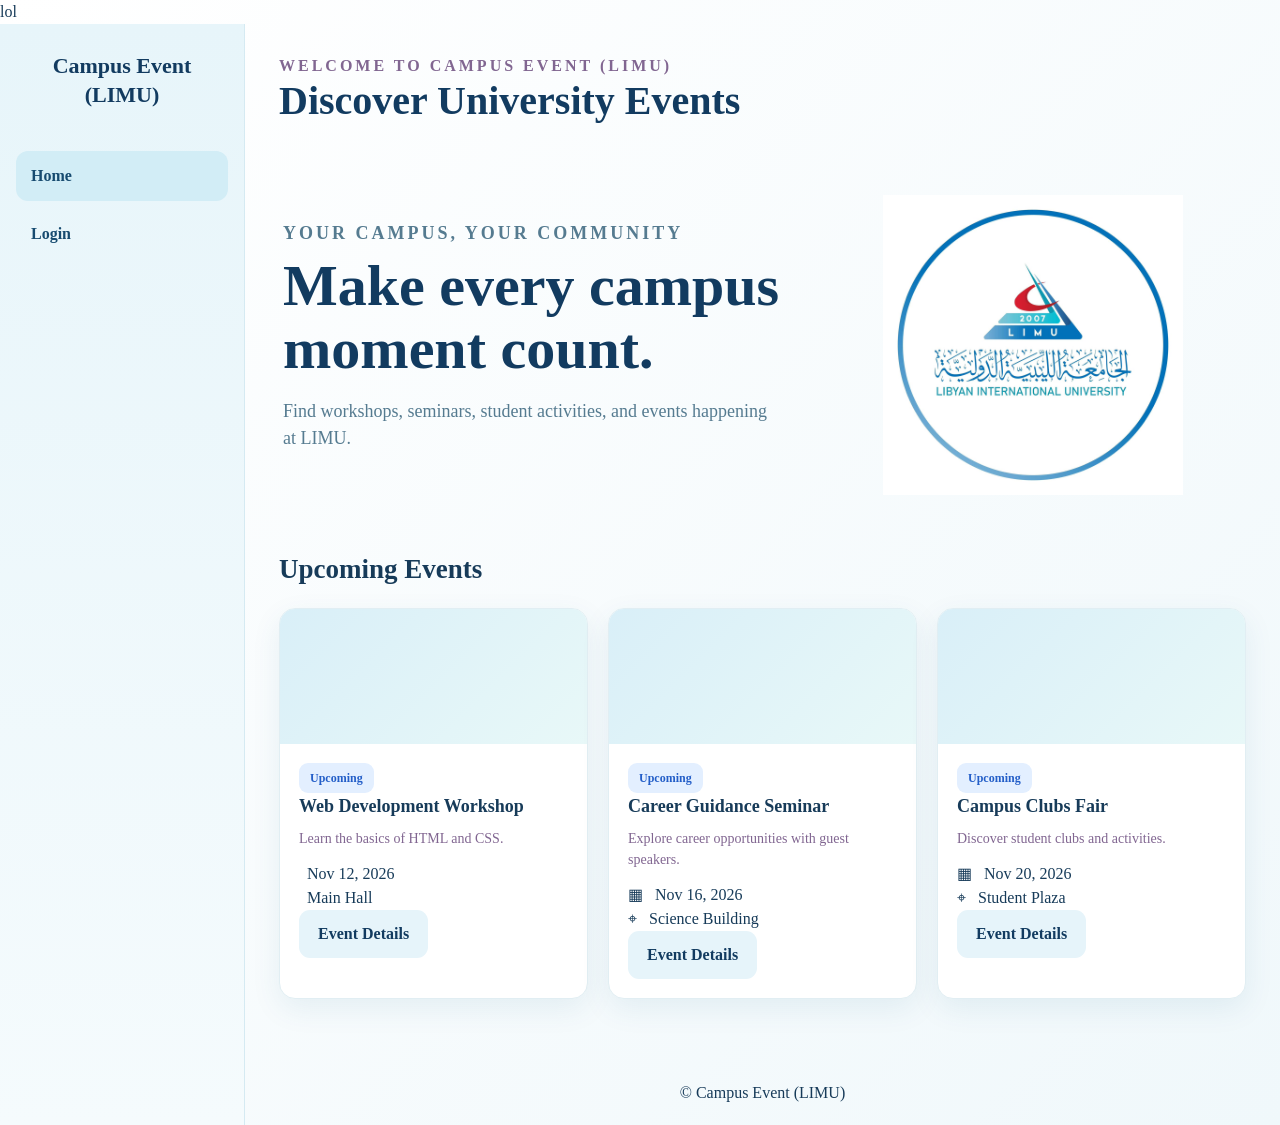
<file: index.html>
<!DOCTYPE html>

<head>
    <title>Home | CampusEvent (LIMU)</title>

    <link rel="stylesheet" href="style.css">
</head>


lol
<body>

    <div class="layout">
        <!-- Sidebar -->
        <aside class="sidebar">

            <div class="brand">
                
                Campus Event<br>
                (LIMU)

            </div>

            <nav class="nav">
                <a class="active" href="index.html">
            
                    Home
                </a>

                <a href="loginpage.html">
                
                    Login
                </a>
            </nav>

            

        </aside>


        <main class="main">

            <div class="content">
                <!-- Page Heading -->
                <div class="page-heading">
                    <div>
                        <p class="eyebrow">
                            WELCOME TO CAMPUS EVENT (LIMU)
                        </p>

                        <h1>
                            Discover University Events
                        </h1>

                    </div>
                </div>


                <section class="hero">

                    <div>

                        <p class="eyebrow">
                            YOUR CAMPUS, YOUR COMMUNITY
                        </p>

                        <h1>
                            Make every campus moment count.
                        </h1>

                        <p>
                            Find workshops, seminars, student activities,
                            and events happening at LIMU.
                        </p>
                    </div>

                    <div>
                        <img src="images/44.jpeg" class="hero-image">
                    </div>

                </section>


                <div class="section-title" id="upcoming-events">
                    <h2>Upcoming Events</h2>
                </div>


                <div class="event-grid">

                    <!-- Event 1 -->
                    <article class="card event-card">

                        <div class="event-art">
                        </div>

                        <div class="event-body">

                            <span class="badge participant">
                                Upcoming
                            </span>

                            <h3>
                                Web Development Workshop
                            </h3>

                            <p>
                                Learn the basics of HTML and CSS.
                            </p>

                            <div class="meta">
                             &nbsp; Nov 12, 2026
                            </div>

                            <div class="meta">
                             &nbsp; Main Hall
                            </div>

                            <a class="btn btn-light" href="#upcoming-events">
                                Event Details
                            </a>

                        </div>

                    </article>


                    <article class="card event-card">

                        <div class="event-art">
                        </div>

                        <div class="event-body">

                            <span class="badge participant">
                                Upcoming
                            </span>

                            <h3>
                                Career Guidance Seminar
                            </h3>

                            <p>
                                Explore career opportunities with guest speakers.
                            </p>

                            <div class="meta">
                                ▦ &nbsp; Nov 16, 2026
                            </div>

                            <div class="meta">
                                ⌖ &nbsp; Science Building
                            </div>

                            <a class="btn btn-light" href="#upcoming-events">
                                Event Details
                            </a>

                        </div>

                    </article>


                    <article class="card event-card">

                        <div class="event-art">
                            
                        </div>

                        <div class="event-body">

                            <span class="badge participant">
                                Upcoming
                            </span>

                            <h3>
                                Campus Clubs Fair
                            </h3>

                            <p>
                                Discover student clubs and activities.
                            </p>

                            <div class="meta">
                                ▦ &nbsp; Nov 20, 2026
                            </div>

                            <div class="meta">
                                ⌖ &nbsp; Student Plaza
                            </div>

                            <a class="btn btn-light" href="#upcoming-events">
                                Event Details
                            </a>

                        </div>

                    </article>

                </div>

                </section>
            </div>


            <footer class="footer">
                © Campus Event (LIMU) 
            </footer>

        </main>

    </div>

</body>

</html>
</file>
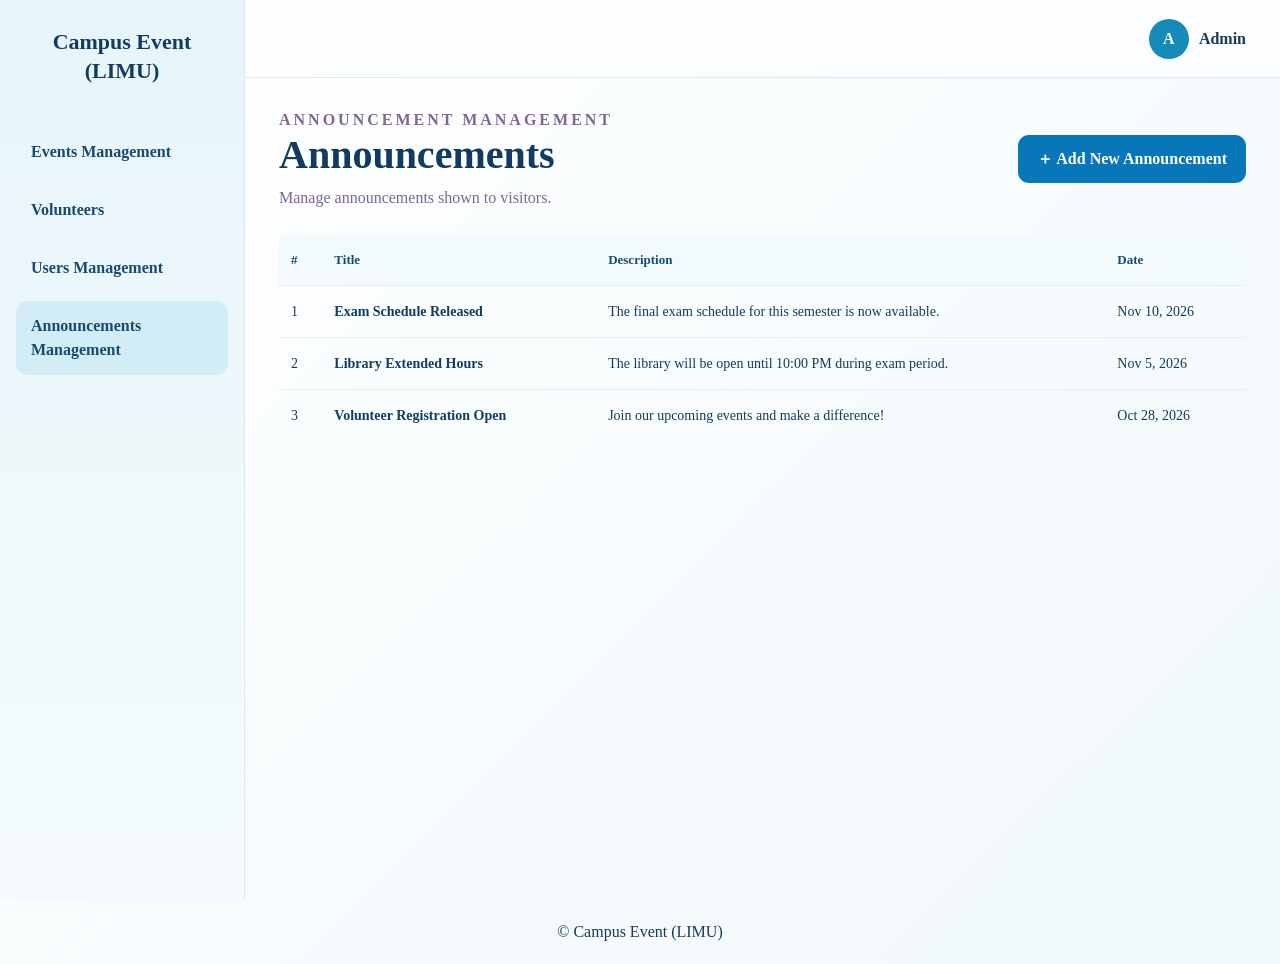
<file: announcements.html>
<!DOCTYPE html>

<head>
    <title>Announcements | Campus Event (LIMU)</title>

    <link rel="stylesheet" href="style.css">
</head>

<body>

    <div class="layout">
        
        <!-- Sidebar -->
        <aside class="sidebar">

            <div class="brand">
                Campus Event<br>
                (LIMU)
            </div>

            <nav class="nav">

                <a href="event-management.html">
                    Events Management
                </a>

                <a href="volunteers.html">

                    Volunteers
                </a>

                <a href="users.html">
                    Users Management
                </a>

                <a  class="active"  href="announcements.html">
                    Announcements Management
                </a>

            </nav>

        </aside>


        <main class="main">

            <header class="topbar">

                <div class="admin-pill">
                    <span class="avatar">A</span>
                    Admin
                </div>

            </header>


            <div class="content">

                <div class="page-heading">

                    <div>
                        <p class="eyebrow">ANNOUNCEMENT MANAGEMENT</p>

                        <h1>Announcements</h1>

                        <p>Manage announcements shown to visitors.</p>
                    </div>

                    <a class="btn" href="#new-announcement">
                        ＋ Add New Announcement
                    </a>

                </div>


            


                    <div class="table-wrap">

                        <table>

                            <thead>
                                <tr>
                                    <th>#</th>
                                    <th>Title</th>
                                    <th>Description</th>
                                    <th>Date</th>
                    
                                </tr>
                            </thead>


                            <tbody>


                                <tr>
                                    <td>1</td>

                                    <td>
                                        <span class="event-name">
                                             Exam Schedule Released
                                        </span>
                                    </td>

                                    <td>
                                        The final exam schedule for this semester
                                        is now available.
                                    </td>

                                    <td>Nov 10, 2026</td>

                                </tr>



                                <tr>
                                    <td>2</td>

                                    <td>
                                        <span class="event-name">
                                             Library Extended Hours
                                        </span>
                                    </td>

                                    <td>
                                        The library will be open until 10:00 PM
                                        during exam period.
                                    </td>

                                    <td>Nov 5, 2026</td>

                                </tr>


                               
                                <tr>
                                    <td>3</td>

                                    <td>
                                        <span class="event-name">
                                            Volunteer Registration Open
                                        </span>
                                    </td>

                                    <td>
                                        Join our upcoming events and make a difference!
                                    </td>

                                    <td>Oct 28, 2026</td>

                                </tr>

                            </tbody>

                        </table>

                    </div>

                </div>

            </div>


            <footer class="footer">
                © Campus Event (LIMU) 
            </footer>

        </main>

    </div>

</body>

</html>
</file>
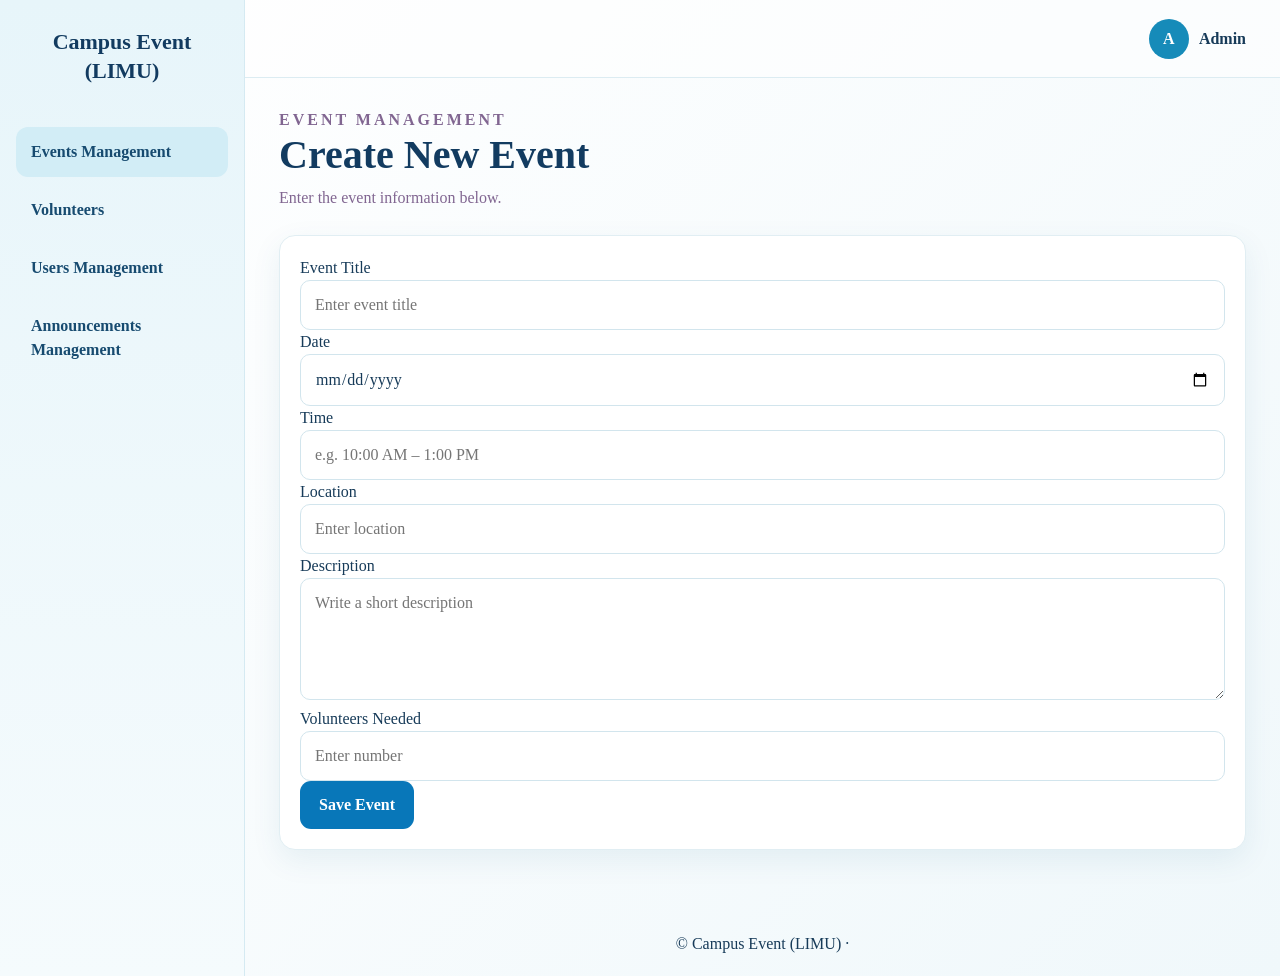
<file: create-event.html>
<!DOCTYPE html>

<head>
    <title>Create New Event | Campus Event (LIMU)</title>

    <link rel="stylesheet" href="style.css">
</head>

<body>

    <div class="layout">

        <!-- Sidebar -->
         <aside class="sidebar">

            <div class="brand">
                Campus Event<br>
                (LIMU)
            </div>

            <nav class="nav">

                <a class="active" href="event-management.html">
                    Events Management
                </a>

                <a href="volunteers.html">

                    Volunteers
                </a>

                <a href="users.html">
                    Users Management
                </a>

                <a href="announcements.html">
                    Announcements Management
                </a>

            </nav>

        </aside>



        <main class="main">

            <header class="topbar">


                <div class="admin-pill">
                    <span class="avatar">A</span>
                    Admin
                </div>

            </header>
            <div class="content">

                <div class="page-heading">

                    <div>
                        <p class="eyebrow">EVENT MANAGEMENT</p>

                        <h1>Create New Event</h1>

                        <p>Enter the event information below.</p>
                    </div>

                </div>


                <div class="card">

                    <form action="#">

                        <div class="form-grid">

                            <div class="form-group">

                                <label>Event Title</label>

                                <input
                                    class="field"
                                    type="text"
                                    placeholder="Enter event title"
                                >

                            </div>


                            <div class="form-group">

                                <label>Date</label>

                                <input
                                    class="field"
                                    type="date"
                                >

                            </div>


                            <div class="form-group">

                                <label>Time</label>

                                <input
                                    class="field"
                                    type="text"
                                    placeholder="e.g. 10:00 AM – 1:00 PM"
                                >

                            </div>


                            <div class="form-group">

                                <label>Location</label>

                                <input
                                    class="field"
                                    type="text"
                                    placeholder="Enter location"
                                >

                            </div>


                            <div class="form-group full">

                                <label>Description</label>

                                <textarea
                                    class="field"
                                    rows="4"
                                    placeholder="Write a short description"
                                ></textarea>

                            </div>


                            <div class="form-group">

                                <label>Volunteers Needed</label>

                                <input
                                    class="field"
                                    type="number"
                                    placeholder="Enter number"
                                >

                            </div>

                        </div>


                        <div class="form-actions">

                            <button class="btn" type="button">
                                Save Event
                            </button>

                        </div>


                    </form>

                </div>

            </div>
            <!-- Footer -->
            <footer class="footer">
                © Campus Event (LIMU) · 
            </footer>

        </main>

    </div>

</body>

</html>
</file>
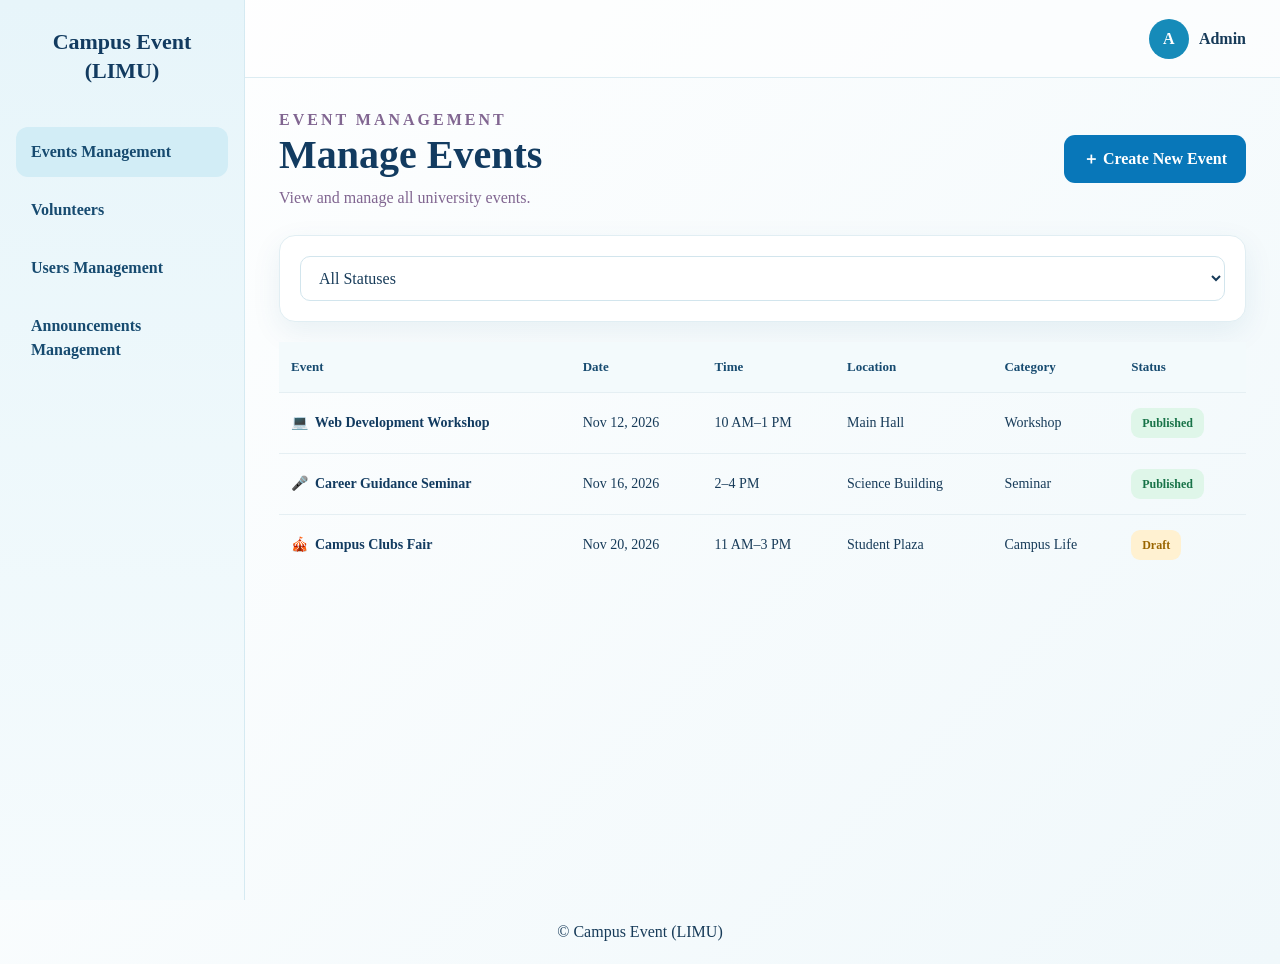
<file: event-management.html>
<!DOCTYPE html>

<head>
    <title>Manage Events | Campus Event (LIMU)</title>

    <link rel="stylesheet" href="style.css">
</head>

<body>

    <div class="layout">

        <!-- Sidebar -->
        <aside class="sidebar">

            <div class="brand">
                Campus Event<br>
                (LIMU)
            </div>

            <nav class="nav">

                <a class="active" href="event-management.html">
                    Events Management
                </a>

                <a href="volunteers.html">

                    Volunteers
                </a>

                <a href="users.html">
                    Users Management
                </a>

                <a href="announcements.html">
                    Announcements Management
                </a>

            </nav>

        </aside>


        <main class="main">

            <header class="topbar">


                <div class="admin-pill">
                    <span class="avatar">A</span>
                    Admin
                </div>

            </header>


            <div class="content">

                <div class="page-heading">

                    <div>
                        <p class="eyebrow">EVENT MANAGEMENT</p>

                        <h1>Manage Events</h1>

                        <p>View and manage all university events.</p>
                    </div>

                    <a class="btn" href="create-event.html">
                        ＋ Create New Event
                        
                    </a>

                </div>


                <div class="card">

                        <select class="field filter" aria-label="Filter by status">
                            <option>All Statuses</option>
                            <option>Published</option>
                            <option>Draft</option>
                        </select>

                    </div>


                    <div class="table-wrap">

                        <table>

                            <thead>
                                <tr>
                                    <th>Event</th>
                                    <th>Date</th>
                                    <th>Time</th>
                                    <th>Location</th>
                                    <th>Category</th>
                                    <th>Status</th>
                                </tr>
                            </thead>


                            <tbody>

                                <tr>
                                    <td>
                                        <span class="event-name">
                                            💻 &nbsp;Web Development Workshop
                                        </span>
                                    </td>

                                    <td>Nov 12, 2026</td>
                                    <td>10 AM–1 PM</td>
                                    <td>Main Hall</td>
                                    <td>Workshop</td>

                                    <td>
                                        <span class="badge published">
                                            Published
                                        </span>
                                    </td>
                                </tr>


                                <tr>
                                    <td>
                                        <span class="event-name">
                                            🎤 &nbsp;Career Guidance Seminar
                                        </span>
                                    </td>

                                    <td>Nov 16, 2026</td>
                                    <td>2–4 PM</td>
                                    <td>Science Building</td>
                                    <td>Seminar</td>

                                    <td>
                                        <span class="badge published">
                                            Published
                                        </span>
                                    </td>
                                </tr>


                                <tr>
                                    <td>
                                        <span class="event-name">
                                            🎪 &nbsp;Campus Clubs Fair
                                        </span>
                                    </td>

                                    <td>Nov 20, 2026</td>
                                    <td>11 AM–3 PM</td>
                                    <td>Student Plaza</td>
                                    <td>Campus Life</td>

                                    <td>
                                        <span class="badge draft">
                                            Draft
                                        </span>
                                    </td>
                                </tr>
                            </tbody>

                        </table>

                    </div>

                </div>

            </div>


            <footer class="footer">
                © Campus Event (LIMU) 
            </footer>

        </main>

    </div>

</body>

</html>
</file>
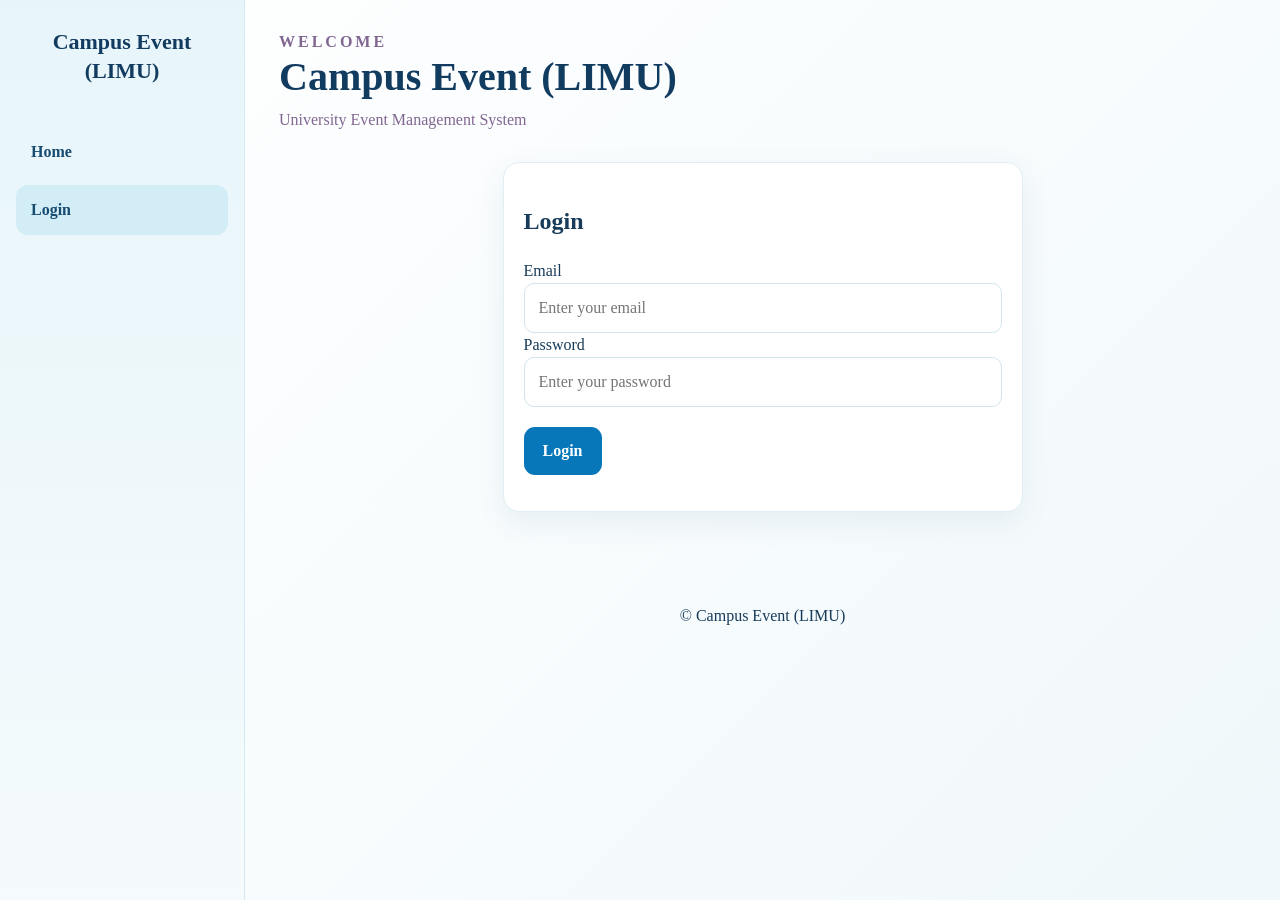
<file: loginpage.html>
<!DOCTYPE html>

<head>
    <title> Login | Campus Event (LIMU)</title>

    <link rel="stylesheet" href="style.css">
</head>

<body>

    <div class="layout">

        <!-- Sidebar -->
        <aside class="sidebar">

            <div class="brand">
                Campus Event<br>
                (LIMU)
            </div>

            <nav class="nav">
                <a href="index.html">
                    Home
                </a>

                <a class="active" href="loginpage.html">
                    Login
                </a>
            </nav>

        </aside>


        <main class="main">

            <div class="content">

                <div class="page-heading">
                    <div>
                        <p class="eyebrow">WELCOME</p>

                        <h1>Campus Event (LIMU)</h1>

                        <p>University Event Management System</p>
                    </div>
                </div>


                <div class="login-wrap card">

                    <h2> Login</h2>

                    <form id="loginForm">

                        <div class="form-group">
                            <label for="email">Email</label>

                            <input
                                class="field"
                                id="email"
                                name="email"
                                type="email"
                                placeholder="Enter your email"
                                autocomplete="username"
                                required
                            >
                        </div>


                        <div class="form-group">
                            <label for="password">Password</label>

                            <input
                                class="field"
                                id="password"
                                name="password"
                                type="password"
                                placeholder="Enter your password"
                                autocomplete="current-password"
                                required
                            >
                        </div>

                        <p style="margin-top: 20px;">
                            <button class="btn" type="submit">
                                Login
                            </button>
                        </p>

                    </form>
                </div>

                

                
            </div>


          <!-- Footer -->
            <footer class="footer">
                © Campus Event (LIMU) 
            </footer>

        </main>

    </div>

</body>
</html>
</file>
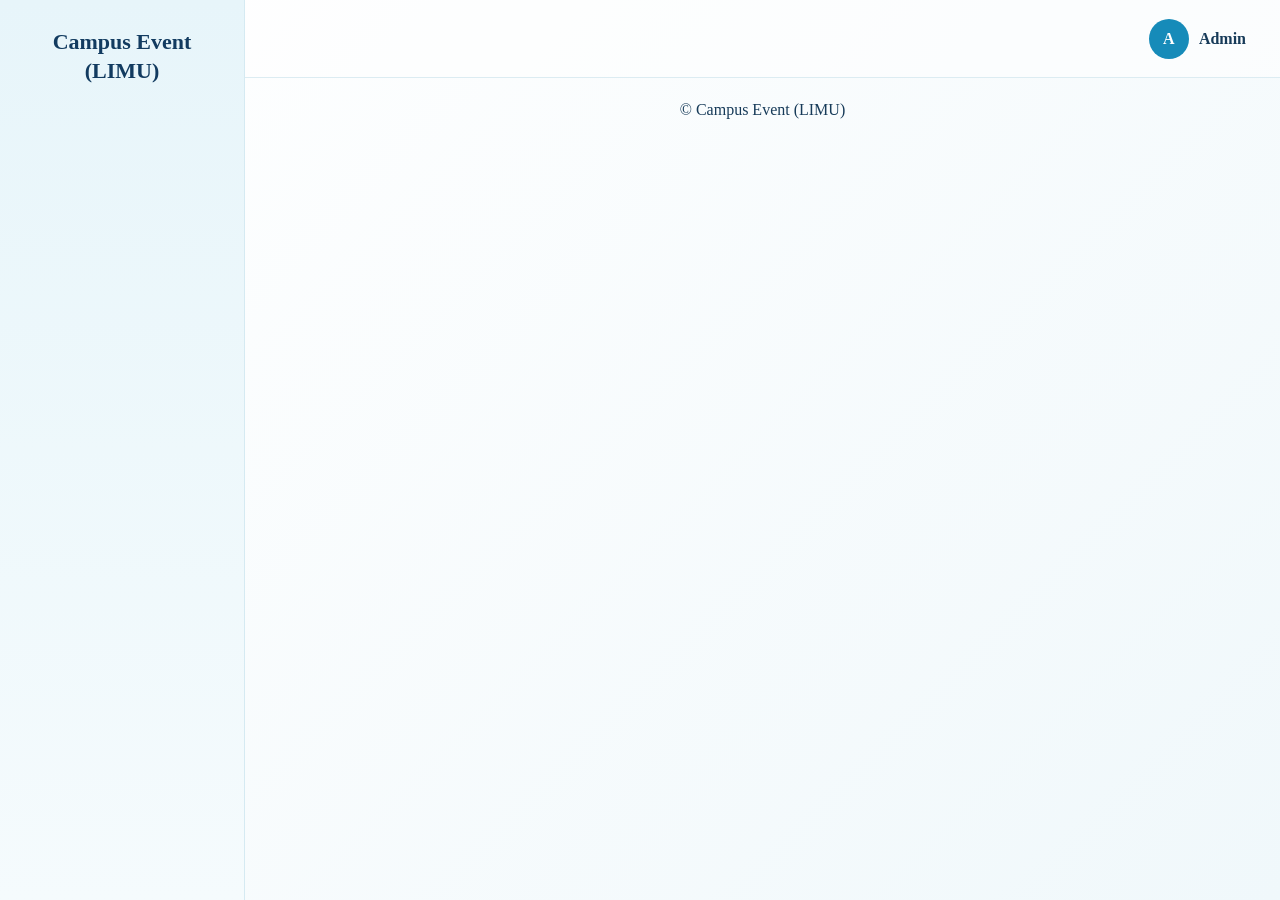
<file: sidebare.html>
<!DOCTYPE html>

<head>
    <title>test</title>

    <link rel="stylesheet" href="style.css">
</head>

<body>

    <div class="layout">

      
        <aside class="sidebar">

            <div class="brand">
                Campus Event<br>
                (LIMU)
            </div>

            <nav class="nav">

               <a>

               </a>
               

            </nav>

        </aside>


        <main class="main">

            <header class="topbar">

                <div class="admin-pill">
                    <span class="avatar">A</span>
                    Admin
                </div>

            </header>





            <footer class="footer">
                © Campus Event (LIMU) 
            </footer>

        </main>

    </div>

</body>

</html>
</file>
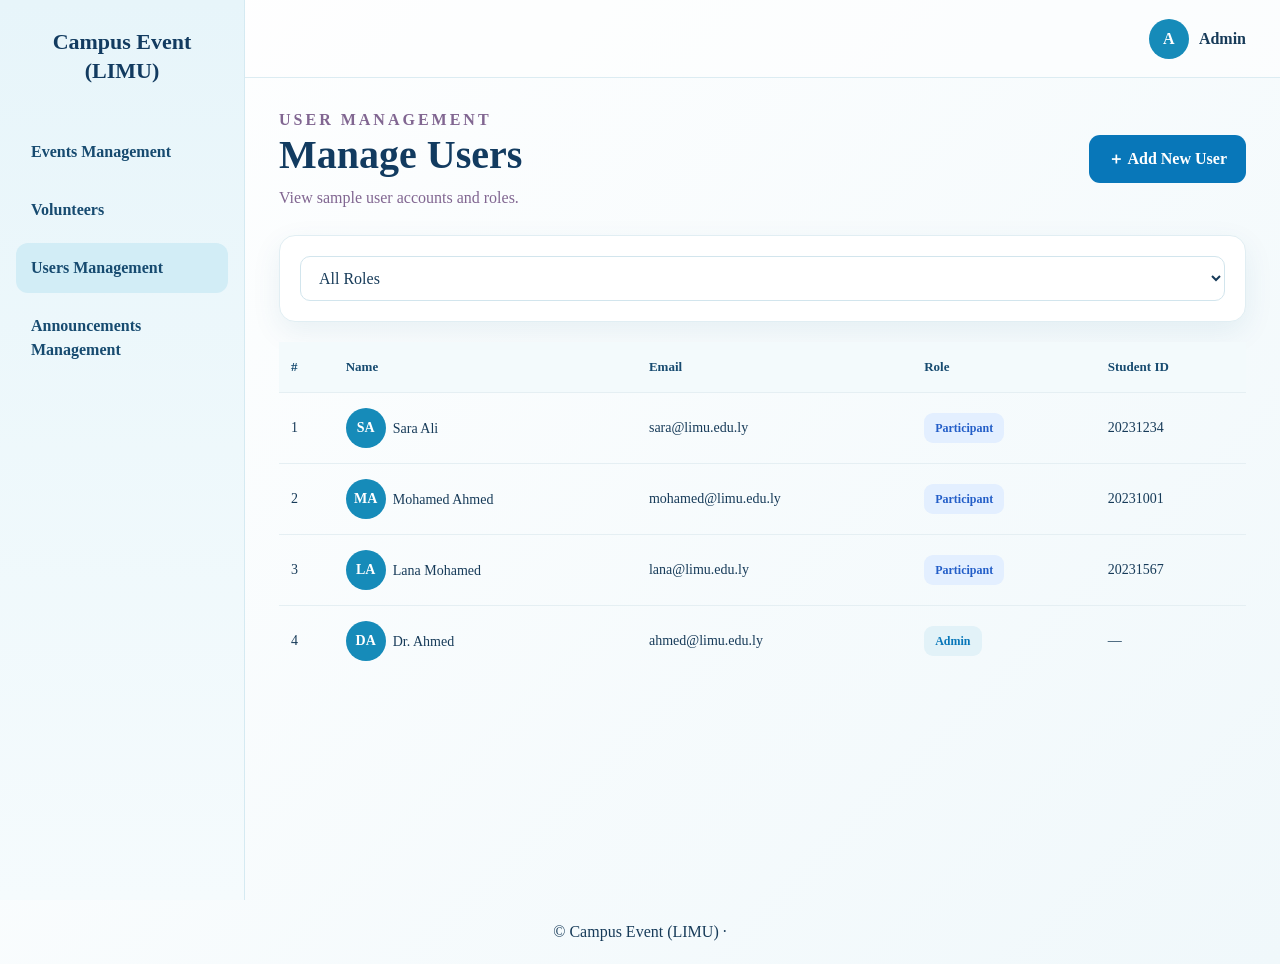
<file: users.html>
<!DOCTYPE html>

<head>
    <title>Manage Users | Campus Event (LIMU)</title>

    <link rel="stylesheet" href="style.css">
</head>

<body>

    <div class="layout">

        <!-- Sidebar -->
        <aside class="sidebar">

            <div class="brand">
                Campus Event<br>
                (LIMU)
            </div>

            <nav class="nav">

                <a href="event-management.html">
                    Events Management
                </a>

                <a href="volunteers.html">

                    Volunteers
                </a>

                <a  class="active"  href="users.html">
                    Users Management
                </a>

                <a href="announcements.html">
                    Announcements Management
                </a>

            </nav>

        </aside>


        <main class="main">

            <header class="topbar">

        
                <div class="admin-pill">
                    <span class="avatar">A</span>
                    Admin
                </div>

            </header>


            <div class="content">

                <div class="page-heading">

                    <div>
                        <p class="eyebrow">USER MANAGEMENT</p>

                        <h1>Manage Users</h1>

                        <p>View sample user accounts and roles.</p>
                    </div>

                    <!-- Add New User Button -->
                    <a class="btn" href="#add-user">
                        ＋ Add New User
                    </a>

                </div>


                <div class="card">


                        <select
                            class="field filter"
                            aria-label="Filter by role"
                        >
                            <option>All Roles</option>
                            <option>Admin</option>
                            <option>Student</option>
                        </select>
                    </div>


                    <div class="table-wrap">

                        <table>

                            <thead>
                                <tr>
                                    <th>#</th>
                                    <th>Name</th>
                                    <th>Email</th>
                                    <th>Role</th>
                                    <th>Student ID</th>
                                </tr>
                            </thead>

                            <tbody>

                                <tr>
                                    <td>1</td>

                                    <td>
                                        <span class="avatar">SA</span>
                                         &nbsp;Sara Ali
                                    </td>

                                    <td>sara@limu.edu.ly</td>

                                    <td>
                                       <span class="badge participant">
                                            Participant
                                        </span>
                                    </td>

                                    <td>20231234</td>

                                </tr>

                                <tr>
                                    <td>2</td>

                                    <td>
                                        <span class="avatar">MA</span>
                                        &nbsp;Mohamed Ahmed
                                    </td>

                                    <td>mohamed@limu.edu.ly</td>

                                    <td>
                                        <span class="badge participant">
                                            Participant
                                        </span>
                                    </td>

                                    <td>20231001</td>

                                </tr>

                                <tr>
                                    <td>3</td>

                                    <td>
                                        <span class="avatar">LA</span>
                                        &nbsp;Lana Mohamed
                                    </td>

                                    <td>lana@limu.edu.ly</td>

                                    <td>
                                        <span class="badge participant">
                                            Participant
                                        </span>
                                    </td>

                                    <td>20231567</td>

                                </tr>


                                <tr>
                                    <td>4</td>

                                    <td>
                                        <span class="avatar">DA</span>
                                        &nbsp;Dr. Ahmed
                                    </td>

                                    <td>ahmed@limu.edu.ly</td>

                                    <td>
                                        <span class="badge admin-role">
                                            Admin
                                        </span>
                                    </td>

                                    <td>—</td>

                                </tr>


                            </tbody>

                        </table>

                    </div>

                </div>

            </div>


            <footer class="footer">
                © Campus Event (LIMU) ·
            </footer>

        </main>

    </div>

</body>

</html>
</file>
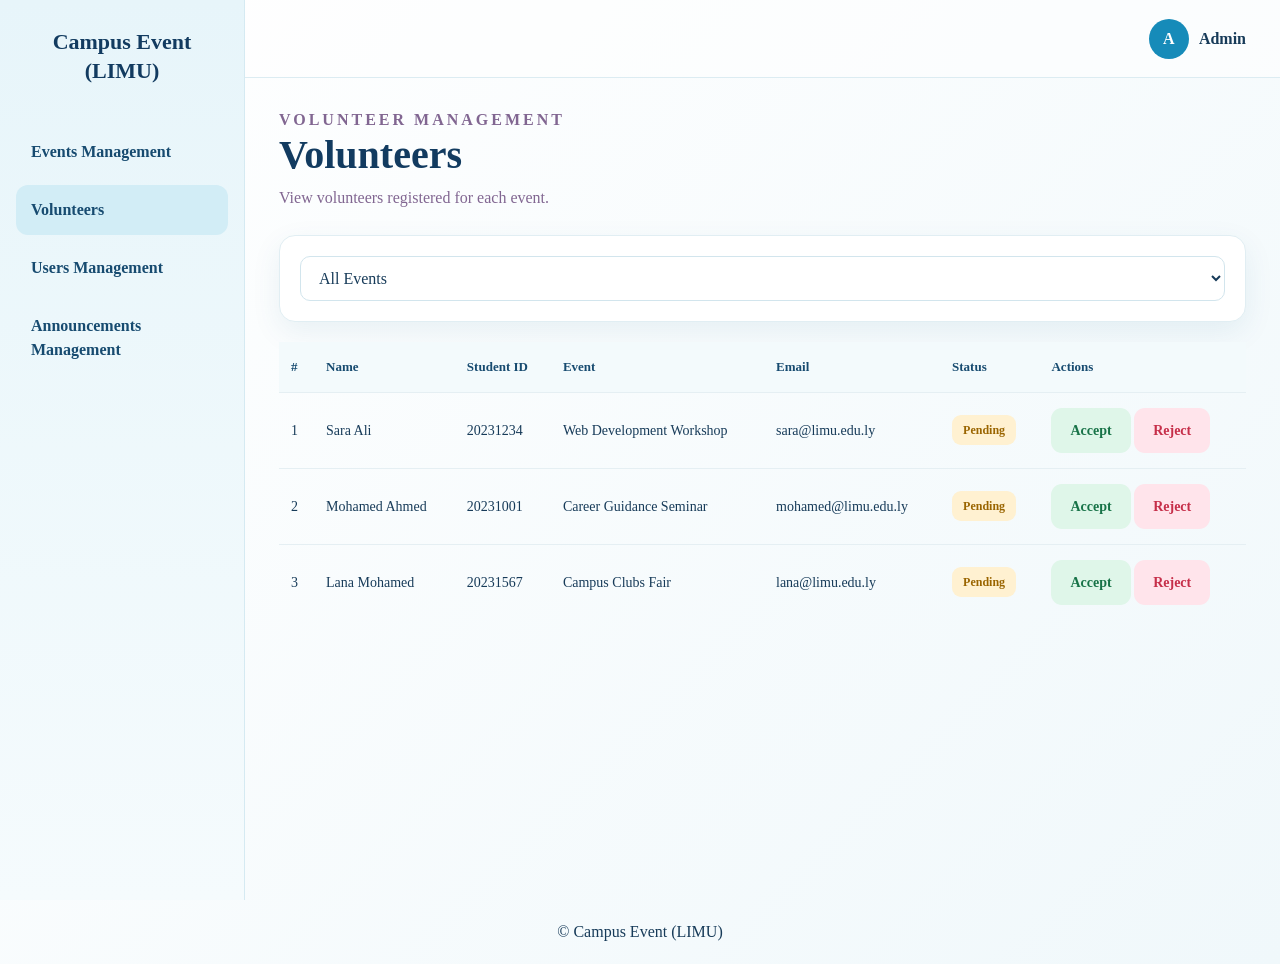
<file: volunteers.html>
<!DOCTYPE html>

<head>
    <title>Volunteers | Campus Event (LIMU)</title>

    <link rel="stylesheet" href="style.css">
</head>

<body>

    <div class="layout">

        <!-- Sidebar -->
         <aside class="sidebar">

            <!-- Website Logo and Name -->
            <div class="brand">
                Campus Event<br>
                (LIMU)
            </div>

            <nav class="nav">

                <a href="event-management.html">
                    Events Management
                </a>

                <a class="active"  href="volunteers.html">

                    Volunteers
                </a>

                <a href="users.html">
                    Users Management
                </a>

                <a href="announcements.html">
                    Announcements Management
                </a>

            </nav>

        </aside>



        <main class="main">

            <header class="topbar">

                <div class="admin-pill">
                    <span class="avatar">A</span>
                    Admin
                </div>

            </header>


            <div class="content">

                <div class="page-heading">

                    <div>
                        <p class="eyebrow">VOLUNTEER MANAGEMENT</p>

                        <h1>Volunteers</h1>

                        <p>View volunteers registered for each event.</p>
                    </div>

                </div>


                <div class="card">
                        <select
                            class="field filter"
                            aria-label="Filter by event"
                        >
                            <option>All Events</option>
                            <option>Web Development Workshop</option>
                            <option>Career Guidance Seminar</option>
                            <option>Campus Clubs Fair</option>
                        </select>

                    </div>


<div class="table-wrap">

    <table>

        <thead>
            <tr>
                <th>#</th>
                <th>Name</th>
                <th>Student ID</th>
                <th>Event</th>
                <th>Email</th>
                <th>Status</th>
                <th>Actions</th>
            </tr>
        </thead>

        <tbody>

            <tr>
                <td>1</td>
                <td>Sara Ali</td>
                <td>20231234</td>
                <td>Web Development Workshop</td>
                <td>sara@limu.edu.ly</td>

                <td>
                    <span class="badge draft">Pending</span>
                </td>

                <td>
                    <button class="btn accept-btn" type="button">
                        Accept
                    </button>

                    <button class="btn reject-btn" type="button">
                        Reject
                    </button>
                </td>
            </tr>

            <!-- Volunteer 2 -->
            <tr>
                <td>2</td>
                <td>Mohamed Ahmed</td>
                <td>20231001</td>
                <td>Career Guidance Seminar</td>
                <td>mohamed@limu.edu.ly</td>

                <td>
                    <span class="badge draft">Pending</span>
                </td>

                <td>
                    <button class="btn accept-btn" type="button">
                        Accept
                    </button>

                    <button class="btn reject-btn" type="button">
                        Reject
                    </button>
                </td>
            </tr>

            <tr>
                <td>3</td>
                <td>Lana Mohamed</td>
                <td>20231567</td>
                <td>Campus Clubs Fair</td>
                <td>lana@limu.edu.ly</td>

                <td>
                    <span class="badge draft">Pending</span>
                </td>

                <td>
                    <button class="btn accept-btn" type="button">
                        Accept
                    </button>

                    <button class="btn reject-btn" type="button">
                        Reject
                    </button>
                </td>
            </tr>

        </tbody>

    </table>

</div>

                </div>

            </div>


            <footer class="footer">
                © Campus Event (LIMU) 
            </footer>

        </main>

    </div>

</body>

</html>
</file>
<file: style.css>
/* 1. University Color Palette */
:root {
    --purple: #0877b9;
    --purple-dark: #123b60;
    --purple-light: #e6f4fa;
    --lavender: #f3fafc;
    
    --text: #173b59;
    --muted: #816691;
    --border: #d8eaf1;
    --white: #ffffff;

    --green: #dff6e9;
    --green-text: #187348;

    --yellow: #fff1d1;
    --yellow-text: #9a6500;

    --red: #ffe4eb;
    --red-text: #c62e49;

    --blue: #e3efff;
    --blue-text: #235ec8;

    --shadow: 0 10px 30px rgba(12, 91, 130, 0.08);
}


/* 2. General Styles */
* {
    box-sizing: border-box;
}

body {
    min-height: 100vh;
    margin: 0;
    display: flex;
    flex-direction: column;

    font-family: inherit;
    color: var(--text);
    background: linear-gradient(135deg, #ffffff, #f0f8fb);
    line-height: 1.5;
}

a {
    color: inherit;
    text-decoration: none;
}

button,
input,
select,
textarea {
    font: inherit;
}


/* 3. Main Layout */
.layout {
    display: flex;
    flex: 1;
    min-height: 100vh;
}

.main {
    flex: 1;
    min-width: 0;
}

.content {
    width: 100%;
    max-width: 1500px;
    margin: 0 auto;
    padding: 30px 34px 42px;
}


/* 4. Sidebar and Navigation */
.sidebar {
    width: 245px;
    flex-shrink: 0;
    display: flex;
    flex-direction: column;

    padding: 28px 16px;
    background: linear-gradient(180deg, #e7f5fa, #f5fbfd);
    border-right: 1px solid #d5eaf2;
}

.brand {
    margin: 0 0 42px;
    color: var(--purple-dark);
    font-size: 22px;
    font-weight: 800;
    line-height: 1.3;
    text-align: center;
}

.brand-icon {
    display: block;
    margin-bottom: 8px;
    color: var(--purple);
    font-size: 35px;
}

.nav {
    display: grid;
    gap: 8px;
}

.nav a {
    display: flex;
    align-items: center;
    gap: 12px;

    padding: 13px 15px;
    border-radius: 12px;

    color: #174b70;
    font-weight: 600;
}

.nav a:hover,
.nav a.active {
    background: #d2edf6;
}


/* 5. Top Bar and Admin Profile */
.topbar {
    height: 78px;
    display: flex;
    align-items: center;
    justify-content: flex-end;
    gap: 18px;

    padding: 16px 34px;
    border-bottom: 1px solid #dcecf2;
    background: #ffffff8c;
}

.top-search {
    width: 100%;
    max-width: 390px;
    padding: 12px 16px;

    border: 1px solid var(--border);
    border-radius: 13px;
    background: var(--white);
    color: var(--muted);
}

.admin-pill {
    display: flex;
    align-items: center;
    gap: 10px;
    font-weight: 700;
}

.avatar {
    width: 40px;
    height: 40px;
    display: inline-grid;
    place-items: center;

    border-radius: 50%;
    background: #168bb9;
    color: var(--white);
    font-weight: 700;
}


/* 6. Page Headings */
.eyebrow {
    margin: 0 0 7px;
    color: #168bb9;
    font-size: 12px;
    font-weight: 800;
    letter-spacing: 3px;
    text-transform: uppercase;
}

.page-heading {
    display: flex;
    align-items: center;
    justify-content: space-between;
    gap: 18px;
    margin-bottom: 25px;
}

.page-heading h1 {
    margin: 0 0 8px;
    color: var(--purple-dark);
    font-size: 40px;
    line-height: 1.15;
}

.page-heading p {
    margin: 0;
    color: var(--muted);
    font-size: 16px;
}

.section-title {
    display: flex;
    align-items: center;
    justify-content: space-between;
    margin: 12px 0 18px;
}

.section-title h2 {
    margin: 0;
    font-size: 27px;
}


/* 7. Buttons */
.btn {
    display: inline-block;
    padding: 12px 19px;

    border: 0;
    border-radius: 11px;
    background: var(--purple);
    color: var(--white);

    font-weight: 700;
    text-align: center;
    cursor: pointer;
}

.btn:hover {
    background: #075f94;
}

.btn-light {
    background: var(--purple-light);
    color: var(--purple-dark);
}


/* 8. Cards */
.card {
    margin-bottom: 20px;
    padding: 20px;

    border: 1px solid #e1eef3;
    border-radius: 16px;
    background: var(--white);
    box-shadow: var(--shadow);
}


/* 9. Toolbar, Fields and Filters */
.toolbar {
    display: flex;
    align-items: center;
    flex-wrap: wrap;
    gap: 12px;
    margin-bottom: 18px;
}

.field {
    width: 100%;
    padding: 12px 14px;

    border: 1px solid #d2e5ed;
    border-radius: 10px;
    outline: none;

    background: var(--white);
    color: var(--text);
}

.field:focus {
    border-color: #168bb9;
}

.search-field {
    max-width: 370px;
}

.filter {
    min-width: 150px;
}


/* 10. Tables */
.table-wrap {
    overflow-x: auto;
}

table {
    width: 100%;
    min-width: 720px;
    border-collapse: collapse;
}

th,
td {
    padding: 15px 12px;
    border-bottom: 1px solid #e5eff3;
    text-align: left;
    vertical-align: middle;
}

th {
    background: var(--lavender);
    color: #174b70;
    font-size: 13px;
}

td {
    font-size: 14px;
}

tr:last-child td {
    border-bottom: 0;
}

.event-name {
    color: var(--purple-dark);
    font-weight: 700;
}


/* 11. Status Badges */
.badge {
    display: inline-block;
    padding: 6px 11px;

    border-radius: 9px;
    font-size: 12px;
    font-weight: 700;
    white-space: nowrap;
}

.published,
.active-status {
    background: var(--green);
    color: var(--green-text);
}

.draft,
.pending {
    background: var(--yellow);
    color: var(--yellow-text);
}

.inactive,
.cancelled {
    background: var(--red);
    color: var(--red-text);
}

.participant {
    background: var(--blue);
    color: var(--blue-text);
}

.admin-role {
    background: #e2f2f8;
    color: var(--purple);
}


/* 12. Event Cards */
.event-grid {
    display: grid;
    grid-template-columns: repeat(3, minmax(0, 1fr));
    gap: 20px;
}

.event-card {
    overflow: hidden;
    padding: 0;
}

.event-art {
    height: 135px;
    display: grid;
    place-items: center;

    background: linear-gradient(135deg, #d9eff8, #e8f8f8);
    font-size: 48px;
}

.event-body {
    padding: 19px;
}

.event-body h3 {
    margin: 0 0 8px;
    font-size: 18px;
}

.event-body p {
    margin: 0 0 13px;
    color: var(--muted);
    font-size: 14px;
}




/* 13. Home Page Hero */
.hero {
    display: grid;
    grid-template-columns: 1.1fr 0.9fr;
    align-items: center;
    gap: 30px;
    padding: 38px 4px 42px;
}

.hero h1 {
    margin: 8px 0 18px;
    color: var(--purple-dark);
    font-size: 58px;
    line-height: 1.07;
}

.hero p {
    max-width: 500px;
    color: #557b90;
    font-size: 18px;
}

.hero-art {
    min-height: 300px;
    display: grid;
    place-items: center;

    border-radius: 45% 18px 18px 45%;
    background: linear-gradient(145deg, #d8edf8, #e4f6f5);
    font-size: 110px;
}

.hero-image {
    display: block;
    width: 100%;
    max-width: 400px;
    height: 300px;
    margin: 0 auto;
    object-fit: contain;
}


/* 14. Login Page */
.login-wrap {
    max-width: 520px;
    margin: 30px auto;
}


/* 15. Home Page Announcements */
.home-announcements {
    margin-top: 34px;
}

.announcement-grid {
    display: grid;
    grid-template-columns: repeat(3, minmax(0, 1fr));
    gap: 18px;
}

.announcement-card h3 {
    margin: 14px 0 8px;
    font-size: 17px;
}

.announcement-card p {
    margin: 0 0 12px;
    color: var(--muted);
    font-size: 14px;
}


/* 16. Volunteer Actions */
.accept-btn {
    background: var(--green);
    color: var(--green-text);
}

.reject-btn {
    background: var(--red);
    color: var(--red-text);
}


/* 17. Footer */
footer {
    width: 100%;
    margin-top: auto;
    padding: 20px 10px;
    text-align: center;
}
</file>
